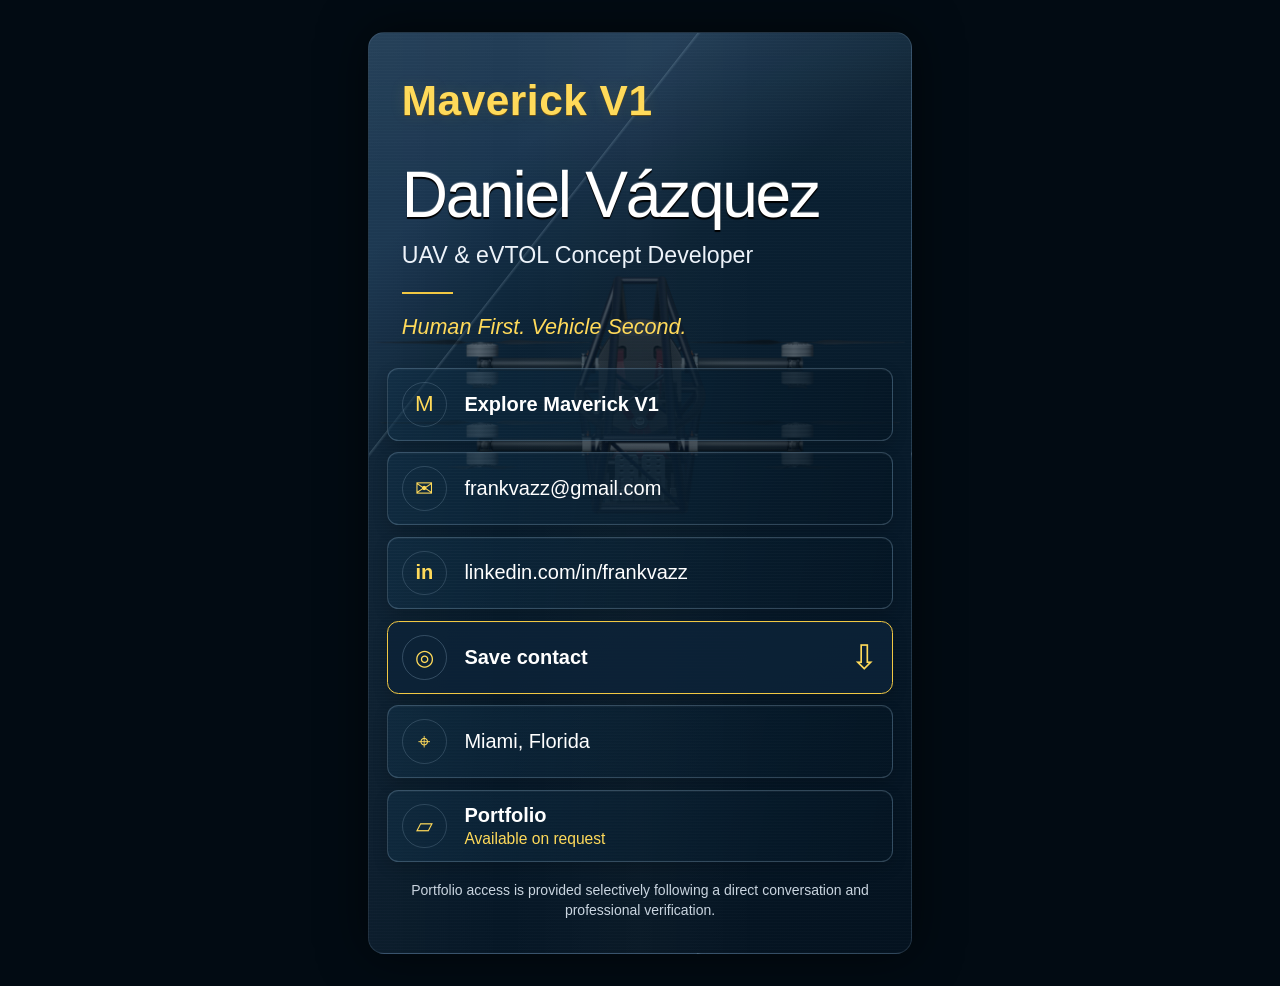
<file: index.html>
<!doctype html>
<html lang="en">
<head>
  <meta charset="utf-8">
  <meta name="viewport" content="width=device-width, initial-scale=1, viewport-fit=cover">
  <meta name="theme-color" content="#061726">
  <meta name="description" content="Digital contact card for Daniel Vázquez, UAV & eVTOL Concept Developer.">
  <title>Daniel Vázquez | Digital Card</title>
  <link rel="stylesheet" href="styles.css">
</head>
<body>
  <main class="card" aria-label="Daniel Vázquez digital business card">
    <header class="brand">
      <p class="product">Maverick V1</p>
    </header>

    <section class="identity">
      <h1>Daniel Vázquez</h1>
      <p class="role">UAV &amp; eVTOL Concept Developer</p>
      <span class="accent-line" aria-hidden="true"></span>
      <p class="doctrine">Human First. Vehicle Second.</p>
    </section>

    <nav class="actions" aria-label="Contact options">
      <a class="action project" href="maverick.html" aria-label="Explore the Maverick V1 project">
        <span class="icon" aria-hidden="true">M</span>
        <span class="action-text"><strong>Explore Maverick V1</strong></span>
      </a>
      <a class="action" href="mailto:frankvazz@gmail.com" aria-label="Email Daniel Vázquez">
        <span class="icon" aria-hidden="true">✉</span>
        <span class="action-text">frankvazz@gmail.com</span>
        <span class="chevron" aria-hidden="true">›</span>
      </a>

      <a class="action" href="https://www.linkedin.com/in/frankvazz" target="_blank" rel="noopener noreferrer" aria-label="Open Daniel Vázquez on LinkedIn">
        <span class="icon linkedin" aria-hidden="true">in</span>
        <span class="action-text">linkedin.com/in/frankvazz</span>
        <span class="chevron" aria-hidden="true">›</span>
      </a>

      <a class="action save" href="Daniel_Vazquez.vcf" download aria-label="Save Daniel Vázquez to contacts">
        <span class="icon save-icon" aria-hidden="true">◎</span>
        <span class="action-text">Save contact</span>
        <span class="download" aria-hidden="true">⇩</span>
      </a>

      <div class="action static" aria-label="Location: Miami, Florida">
        <span class="icon" aria-hidden="true">⌖</span>
        <span class="action-text">Miami, Florida</span>
      </div>

      <a class="action portfolio" href="mailto:frankvazz@gmail.com?subject=Portfolio%20request%20%E2%80%94%20Maverick%20V1&amp;body=Hello%20Daniel%2C%0A%0AI%20would%20like%20to%20request%20access%20to%20your%20Maverick%20V1%20portfolio.%0A%0AName%3A%0ACompany%20or%20organization%3A%0APurpose%20of%20request%3A%0A" aria-label="Request the Maverick V1 portfolio by email">
        <span class="icon" aria-hidden="true">▱</span>
        <span class="action-text"><strong>Portfolio</strong><small>Available on request</small></span>
        <span class="chevron" aria-hidden="true">›</span>
      </a>
    </nav>

    <p class="notice">Portfolio access is provided selectively following a direct conversation and professional verification.</p>
  </main>
  <div class="navigation-loader" hidden role="status" aria-live="polite"><span aria-hidden="true">🌀</span><span>Opening Maverick</span></div>
  <script src="maverick.js" defer></script>
</body>
</html>
</file>
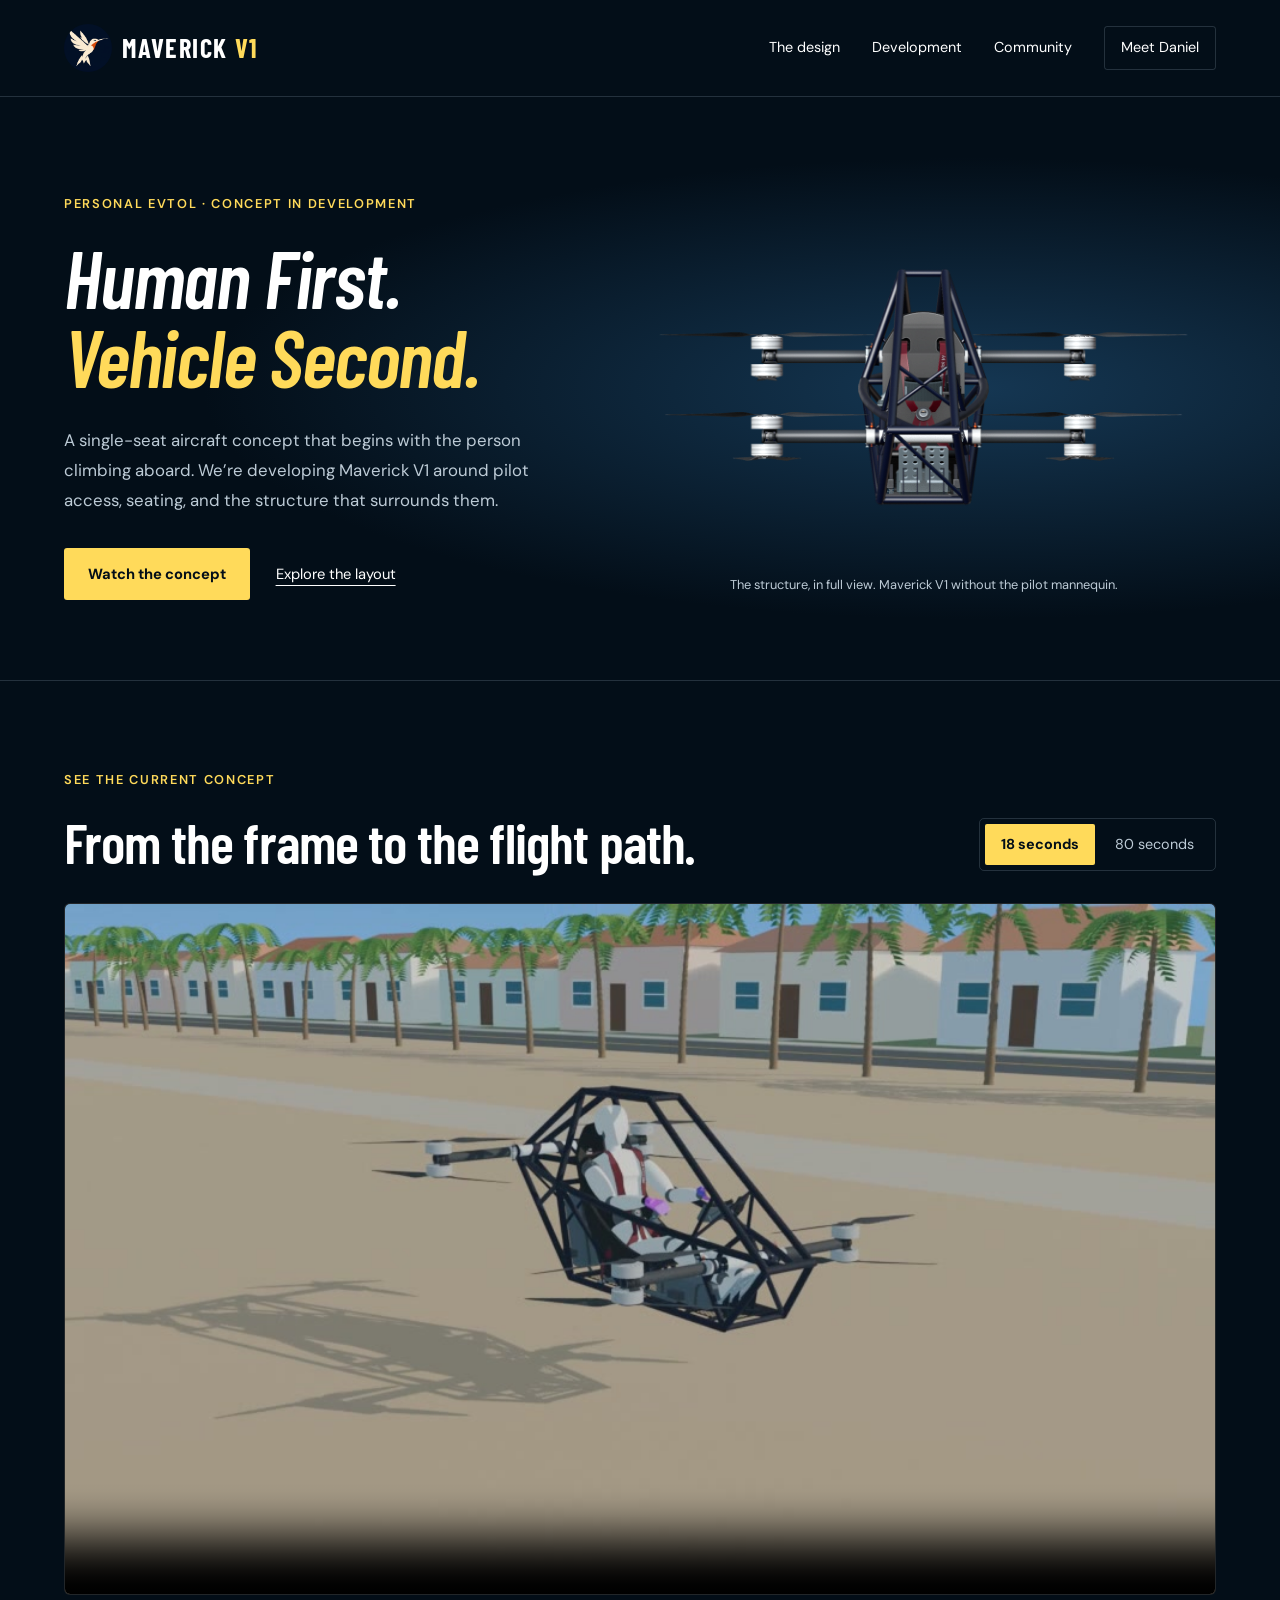
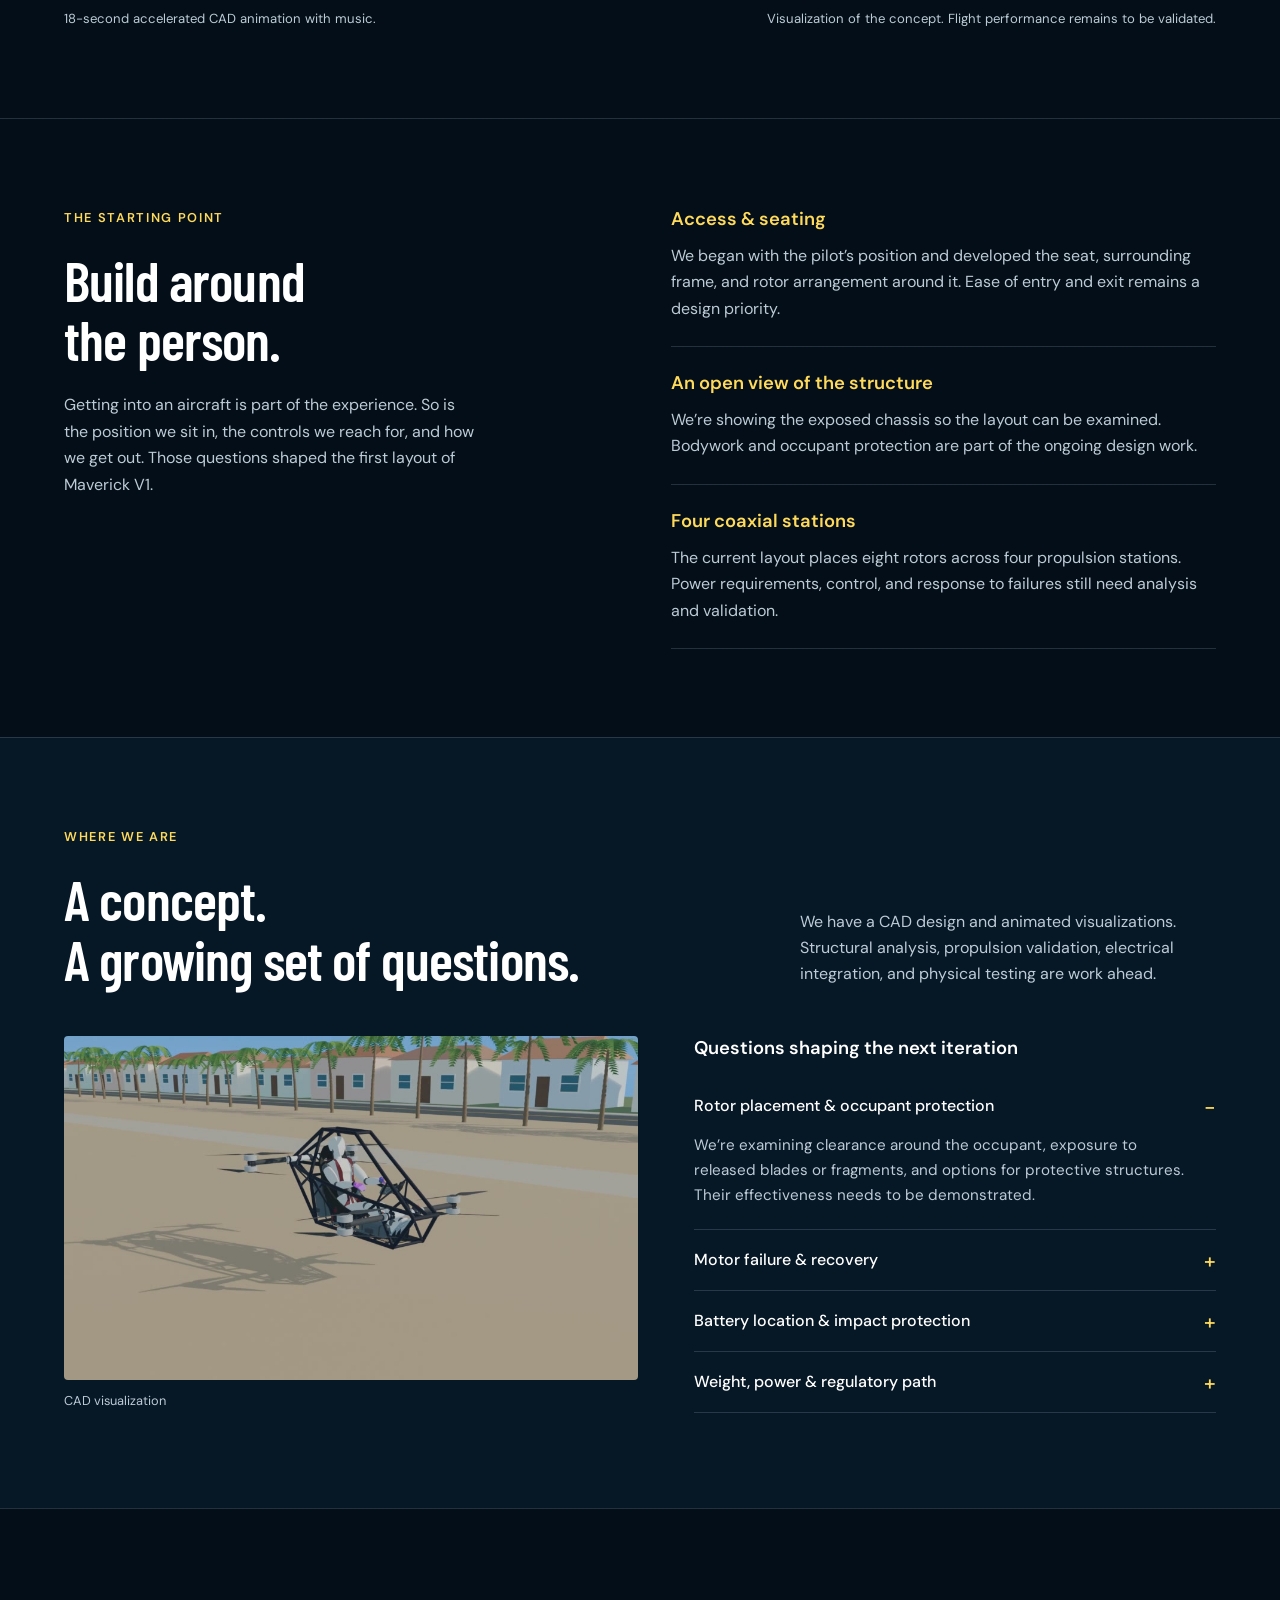
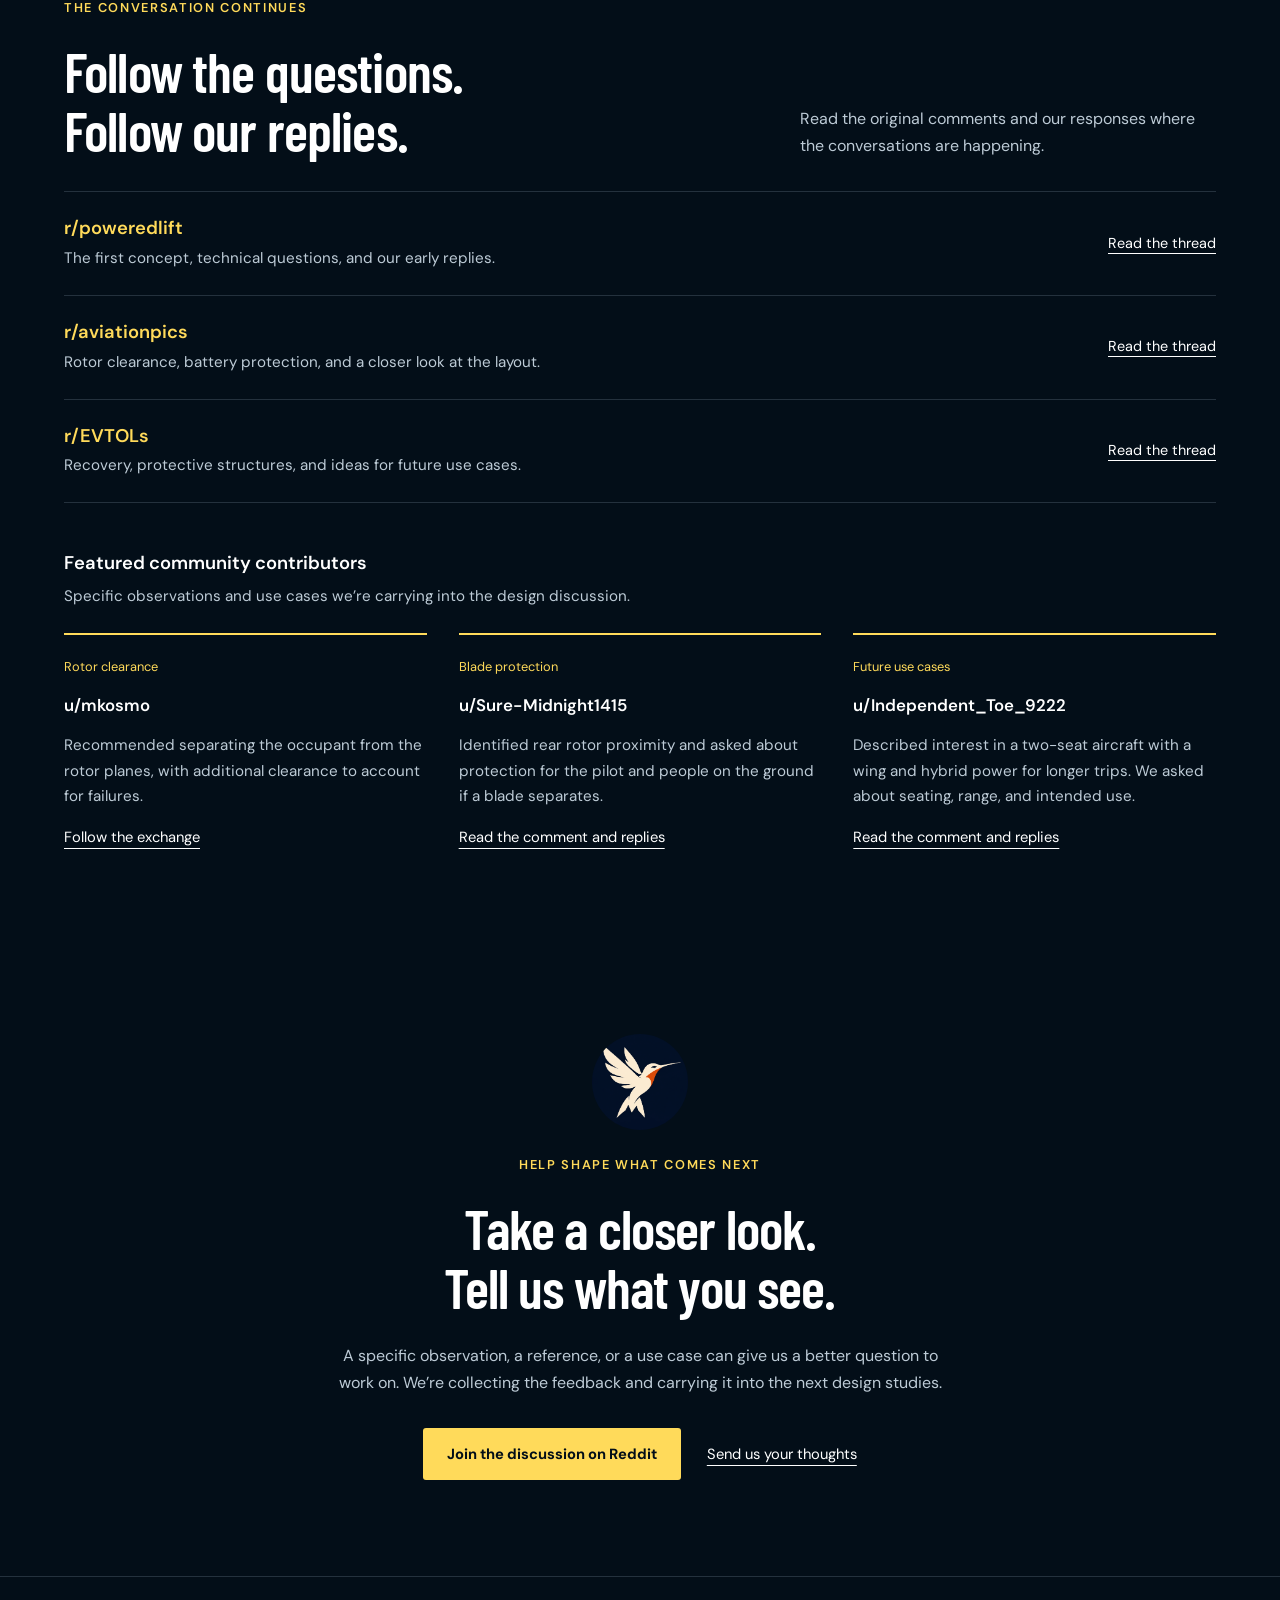
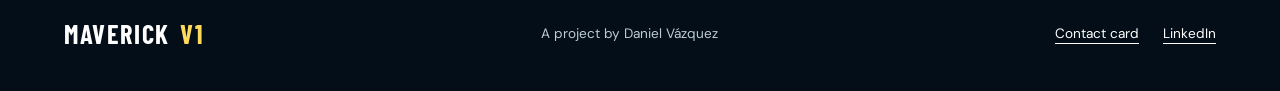
<file: maverick.html>
<!doctype html>
<html lang="en">
<head>
  <meta charset="utf-8">
  <meta name="viewport" content="width=device-width, initial-scale=1">
  <meta name="theme-color" content="#061726">
  <meta name="description" content="Explore Maverick V1, a pilot-first personal eVTOL concept by Daniel Vázquez. View the CAD animation, design approach, and questions shaping its development.">
  <meta property="og:title" content="Maverick V1 — Human First. Vehicle Second.">
  <meta property="og:description" content="A personal eVTOL concept developed around the person who will fly it. Explore the design and join the conversation.">
  <meta property="og:image" content="https://frankvazz.github.io/maverick-poster.jpg">
  <meta property="og:url" content="https://frankvazz.github.io/maverick.html">
  <meta property="og:type" content="website">
  <title>Maverick V1 — Human First. Vehicle Second.</title>
  <link rel="icon" href="maverick-logo.png" type="image/png">
  <link rel="preconnect" href="https://fonts.googleapis.com">
  <link rel="preconnect" href="https://fonts.gstatic.com" crossorigin>
  <link href="https://fonts.googleapis.com/css2?family=Barlow+Condensed:ital,wght@0,600;0,700;1,600&family=DM+Sans:ital,wght@0,400;0,500;0,600;0,700;1,400&display=swap" rel="stylesheet">
  <link rel="stylesheet" href="maverick.css">
  <script src="maverick.js" defer></script>
</head>
<body>
  <a class="skip-link" href="#main">Skip to content</a>
  <header class="site-header">
    <a class="wordmark" href="maverick.html" aria-label="Maverick V1 home"><img src="maverick-logo.png" alt="" width="48" height="48"><span>MAVERICK <b>V1</b></span></a>
    <nav aria-label="Main navigation"><a href="#design">The design</a><a href="#development">Development</a><a href="#community">Community</a><a class="contact-link" href="index.html">Meet Daniel</a></nav>
  </header>
  <main id="main">
    <section class="hero" aria-labelledby="hero-title">
      <div class="hero-copy">
        <p class="eyebrow">Personal eVTOL · Concept in development</p>
        <h1 id="hero-title"><em>Human First.<br><span>Vehicle Second.</span></em></h1>
        <p class="hero-description">A single-seat aircraft concept that begins with the person climbing aboard. We’re developing Maverick V1 around pilot access, seating, and the structure that surrounds them.</p>
        <div class="hero-actions"><a class="button primary" href="#watch">Watch the concept</a><a class="text-link" href="#design">Explore the layout</a></div>
      </div>
      <figure class="hero-aircraft"><img src="front-y.png" alt="Frontal CAD view of Maverick V1 showing the open chassis, four coaxial propulsion stations and empty seat" width="1400" height="900" fetchpriority="high"><figcaption>The structure, in full view. Maverick V1 without the pilot mannequin.</figcaption></figure>
    </section>
    <section class="watch-section section-wrap" id="watch" aria-labelledby="watch-title">
      <div class="section-heading"><div><p class="eyebrow">See the current concept</p><h2 id="watch-title">From the frame to the flight path.</h2></div><div class="video-choices" role="group" aria-label="Choose animation length"><button type="button" data-video="short" aria-pressed="true">18 seconds</button><button type="button" data-video="long" aria-pressed="false">80 seconds</button></div></div>
      <div class="video-shell"><video id="concept-video" controls playsinline preload="none" poster="maverick-poster.jpg" aria-label="Maverick V1 CAD animation, 18-second accelerated version"><source src="maverick-short.mp4" type="video/mp4">Your browser cannot play this video. <a href="maverick-short.mp4">Download the animation.</a></video></div>
      <div class="video-caption"><p id="video-description">18-second accelerated CAD animation with music.</p><p>Visualization of the concept. Flight performance remains to be validated.</p></div>
    </section>
    <section class="design-section section-wrap" id="design" aria-labelledby="design-title">
      <div class="design-intro"><p class="eyebrow">The starting point</p><h2 id="design-title">Build around<br>the person.</h2><p>Getting into an aircraft is part of the experience. So is the position we sit in, the controls we reach for, and how we get out. Those questions shaped the first layout of Maverick V1.</p></div>
      <div class="design-points">
        <article><h3>Access &amp; seating</h3><p>We began with the pilot’s position and developed the seat, surrounding frame, and rotor arrangement around it. Ease of entry and exit remains a design priority.</p></article>
        <article><h3>An open view of the structure</h3><p>We’re showing the exposed chassis so the layout can be examined. Bodywork and occupant protection are part of the ongoing design work.</p></article>
        <article><h3>Four coaxial stations</h3><p>The current layout places eight rotors across four propulsion stations. Power requirements, control, and response to failures still need analysis and validation.</p></article>
      </div>
    </section>
    <section class="development-section section-wrap" id="development" aria-labelledby="development-title">
      <div class="section-heading"><div><p class="eyebrow">Where we are</p><h2 id="development-title">A concept.<br>A growing set of questions.</h2></div><p class="section-description">We have a CAD design and animated visualizations. Structural analysis, propulsion validation, electrical integration, and physical testing are work ahead.</p></div>
      <div class="development-grid"><div class="development-image"><img src="maverick-poster.jpg" alt="Maverick V1 concept visualized above the ground in a coastal setting" width="960" height="576" loading="lazy"><p>CAD visualization</p></div><div class="questions"><h3>Questions shaping the next iteration</h3>
        <details open><summary>Rotor placement &amp; occupant protection</summary><p>We’re examining clearance around the occupant, exposure to released blades or fragments, and options for protective structures. Their effectiveness needs to be demonstrated.</p></details>
        <details><summary>Motor failure &amp; recovery</summary><p>Single-motor failure and complete loss of power pose different challenges. Controllability and a safe landing have yet to be demonstrated for this configuration.</p></details>
        <details><summary>Battery location &amp; impact protection</summary><p>The preliminary layout places battery packs below the seat and behind the occupant. Impact loads, thermal hazards, and protection need evaluation.</p></details>
        <details><summary>Weight, power &amp; regulatory path</summary><p>We’re working toward a documented set of dimensions, mass estimates, and power requirements. The regulatory path, including possible Part 103 applicability, remains to be established.</p></details>
      </div></div>
    </section>
    <section class="community-section section-wrap" id="community" aria-labelledby="community-title">
      <div class="section-heading"><div><p class="eyebrow">The conversation continues</p><h2 id="community-title">Follow the questions.<br>Follow our replies.</h2></div><p class="section-description">Read the original comments and our responses where the conversations are happening.</p></div>
      <div class="discussion-list">
        <a href="https://www.reddit.com/r/poweredlift/comments/1xxc2vt/my_own_evtol_aircraft_concept/" target="_blank" rel="noopener noreferrer"><div><h3>r/poweredlift</h3><p>The first concept, technical questions, and our early replies.</p></div><span>Read the thread</span></a>
        <a href="https://www.reddit.com/r/aviationpics/comments/1xz3zmy/this_evtol_will_kill_you_im_confident_in_the/" target="_blank" rel="noopener noreferrer"><div><h3>r/aviationpics</h3><p>Rotor clearance, battery protection, and a closer look at the layout.</p></div><span>Read the thread</span></a>
        <a href="https://www.reddit.com/r/EVTOLs/comments/1xz64fr/somebody_said_this_evtol_will_kill_you_what_do/" target="_blank" rel="noopener noreferrer"><div><h3>r/EVTOLs</h3><p>Recovery, protective structures, and ideas for future use cases.</p></div><span>Read the thread</span></a>
      </div>
      <div class="contributors-heading"><h3>Featured community contributors</h3><p>Specific observations and use cases we’re carrying into the design discussion.</p></div>
      <div class="contributors-grid">
        <article><p class="contributor-topic">Rotor clearance</p><h3><a href="https://www.reddit.com/user/mkosmo/" target="_blank" rel="noopener noreferrer">u/mkosmo</a></h3><p>Recommended separating the occupant from the rotor planes, with additional clearance to account for failures.</p><a class="text-link" href="https://www.reddit.com/r/aviationpics/comments/1xz3zmy/this_evtol_will_kill_you_im_confident_in_the/" target="_blank" rel="noopener noreferrer">Follow the exchange</a></article>
        <article><p class="contributor-topic">Blade protection</p><h3><a href="https://www.reddit.com/user/Sure-Midnight1415/" target="_blank" rel="noopener noreferrer">u/Sure-Midnight1415</a></h3><p>Identified rear rotor proximity and asked about protection for the pilot and people on the ground if a blade separates.</p><a class="text-link" href="https://www.reddit.com/r/poweredlift/comments/1xxc2vt/comment/19sso4sj7l4v8/" target="_blank" rel="noopener noreferrer">Read the comment and replies</a></article>
        <article><p class="contributor-topic">Future use cases</p><h3><a href="https://www.reddit.com/user/Independent_Toe_9222/" target="_blank" rel="noopener noreferrer">u/Independent_Toe_9222</a></h3><p>Described interest in a two-seat aircraft with a wing and hybrid power for longer trips. We asked about seating, range, and intended use.</p><a class="text-link" href="https://www.reddit.com/r/EVTOLs/comments/1xz64fr/comment/19stpzwn5hn2a/" target="_blank" rel="noopener noreferrer">Read the comment and replies</a></article>
      </div>
    </section>
    <section class="conversation-section section-wrap" aria-labelledby="conversation-title">
      <img class="conversation-bird" src="maverick-logo.png" alt="Maverick hummingbird emblem" width="96" height="96" loading="lazy">
      <p class="eyebrow">Help shape what comes next</p><h2 id="conversation-title">Take a closer look.<br>Tell us what you see.</h2>
      <p>A specific observation, a reference, or a use case can give us a better question to work on. We’re collecting the feedback and carrying it into the next design studies.</p>
      <div class="conversation-actions"><a class="button primary" href="https://www.reddit.com/r/poweredlift/comments/1xxc2vt/my_own_evtol_aircraft_concept/" target="_blank" rel="noopener noreferrer">Join the discussion on Reddit</a><a class="text-link" href="mailto:frankvazz@gmail.com?subject=Maverick%20V1%20%E2%80%94%20Design%20feedback">Send us your thoughts</a></div>
    </section>
  </main>
  <footer class="site-footer"><a class="wordmark" href="maverick.html">MAVERICK <b>V1</b></a><p>A project by Daniel Vázquez</p><div><a href="index.html">Contact card</a><a href="https://www.linkedin.com/in/frankvazz" target="_blank" rel="noopener noreferrer">LinkedIn</a></div></footer>
  <div class="navigation-loader" hidden role="status" aria-live="polite"><span aria-hidden="true">🌀</span><span>Opening Maverick</span></div>
</body>
</html>
</file>
<file: styles.css>
:root {
  color-scheme: dark;
  --navy: #061726;
  --navy-2: #0a2033;
  --steel: #18354f;
  --gold: #f1c843;
  --gold-light: #ffda5a;
  --silver: #ffffff;
  --muted: #edf3fa;
  --line: rgba(155, 187, 211, .28);
}

* { box-sizing: border-box; }

html { min-height: 100%; background: #020b13; }

body {
  min-height: 100%;
  margin: 0;
  font-family: Inter, "Segoe UI", Arial, sans-serif;
  color: var(--silver);
  background: #020b13;
}

.card {
  position: relative;
  width: min(100%, 34rem);
  min-height: 100svh;
  margin: 0 auto;
  padding: max(2.2rem, env(safe-area-inset-top)) 1.1rem max(2rem, env(safe-area-inset-bottom));
  overflow: hidden;
  background:
    linear-gradient(128deg, transparent 0 26%, rgba(186, 213, 232, .18) 26.08%, transparent 26.35%),
    linear-gradient(180deg, rgba(255,255,255,.045), transparent 18%),
    repeating-linear-gradient(0deg, rgba(255,255,255,.013) 0 1px, rgba(0,0,0,.013) 1px 3px),
    linear-gradient(145deg, var(--steel) 0 17%, var(--navy-2) 33%, var(--navy) 76%, #04121f 100%);
  box-shadow: 0 0 3rem rgba(0, 0, 0, .55);
}

.card::after {
  content: "";
  position: absolute;
  inset: 0;
  pointer-events: none;
  background: linear-gradient(90deg, rgba(255,255,255,.025), transparent 25%, rgba(255,255,255,.018) 50%, transparent 72%);
  mix-blend-mode: screen;
}

.card::before {
  content: "";
  position: absolute;
  inset: 0;
  pointer-events: none;
  background: url("front-y.png") center 9rem / 125% auto no-repeat;
  opacity: .45;
}

.brand, .identity, .actions, .notice { position: relative; z-index: 1; }

.brand { padding: .55rem .95rem 1.8rem; }

.product {
  margin: 0;
  color: var(--gold-light);
  font-size: clamp(1.75rem, 8vw, 2.65rem);
  font-weight: 600;
  letter-spacing: .012em;
  text-shadow: 0 1px 0 #684d14, 0 0 1rem rgba(215,169,54,.12);
}

.circuit {
  position: relative;
  height: 5.3rem;
  margin: .4rem -.95rem 0;
  border-bottom: 1px solid var(--gold);
}

.circuit::after {
  content: "";
  position: absolute;
  right: 4.5%;
  bottom: -.05rem;
  width: 34%;
  height: 3.4rem;
  border-top: 1px solid var(--gold);
  transform: skewY(-43deg);
  transform-origin: right bottom;
}

.node {
  position: absolute;
  left: 20%;
  bottom: -.6rem;
  width: 1.2rem;
  height: 1.2rem;
  border: 1px solid var(--gold);
  border-radius: 50%;
  box-shadow: 0 0 0 .35rem rgba(215,169,54,.12);
}

.slashes { position: absolute; right: 26%; bottom: -.65rem; color: var(--gold); letter-spacing: -.1em; }

.identity { padding: .5rem .95rem 1.75rem; }

h1 {
  margin: 0;
  font-size: clamp(2.45rem, 11vw, 4rem);
  line-height: 1.05;
  font-weight: 400;
  letter-spacing: -.035em;
  text-shadow: 0 2px 1px #000, 0 -1px rgba(255,255,255,.28);
}

.role { margin: .8rem 0 0; color: var(--muted); font-size: clamp(1rem, 4.4vw, 1.45rem); }

.accent-line { display: block; width: 3.2rem; height: 2px; margin: 1.45rem 0 1.25rem; background: var(--gold); }

.doctrine { margin: 0; color: var(--gold-light); font-size: clamp(1.05rem, 4.5vw, 1.35rem); font-style: italic; }

.actions { display: grid; gap: .72rem; }

.action {
  min-height: 4.55rem;
  display: grid;
  grid-template-columns: 3.25rem minmax(0,1fr) 1.6rem;
  align-items: center;
  gap: .65rem;
  padding: .55rem .9rem;
  color: var(--silver);
  text-decoration: none;
  border: 1px solid var(--line);
  border-radius: .72rem;
  background:
    repeating-linear-gradient(0deg, rgba(255,255,255,.012) 0 1px, transparent 1px 3px),
    linear-gradient(100deg, rgba(17,49,73,.52), rgba(4,21,35,.72));
  box-shadow: inset 0 1px rgba(255,255,255,.035), 0 .35rem .9rem rgba(0,0,0,.16);
  transition: border-color .18s ease, transform .18s ease, background .18s ease;
}

a.action:hover, a.action:focus-visible { border-color: rgba(240,203,103,.75); background-color: #102c43; transform: translateY(-1px); outline: none; }

.icon {
  width: 2.8rem;
  height: 2.8rem;
  display: grid;
  place-items: center;
  color: var(--gold-light);
  border: 1px solid rgba(159,188,211,.22);
  border-radius: 50%;
  font-size: 1.4rem;
  font-weight: 500;
}

.linkedin { font-weight: 700; font-size: 1.25rem; }
.action-text { min-width: 0; overflow-wrap: anywhere; font-size: clamp(1rem, 4.2vw, 1.25rem); }
.chevron { display: none; }
.download { justify-self: end; color: var(--gold-light); font-size: 2.1rem; font-weight: 300; }

.save {
  color: var(--silver);
  border-color: var(--gold);
  background: rgba(12, 35, 56, .85);
  font-weight: 600;
}

.save .icon { color: var(--gold-light); border-color: var(--line); }
.save .download { color: var(--gold-light); }
.static { cursor: default; }
.portfolio .action-text { display: grid; gap: .15rem; }
.portfolio small { color: var(--gold-light); font-size: .78em; }

.notice {
  margin: 1.1rem .65rem 0;
  color: #cad5e0;
  font-size: .875rem;
  line-height: 1.45;
  text-align: center;
}

@media (min-width: 38rem) {
  body { padding: 2rem 0; }
  .card { min-height: auto; border: 1px solid rgba(172,201,222,.16); border-radius: 1rem; }
}

@media (prefers-reduced-motion: reduce) {
  .action { transition: none; }
}

.navigation-loader[hidden] { display: none; }
.navigation-loader {
  position: fixed;
  inset: 0;
  z-index: 200;
  background: rgba(3, 14, 24, .95);
  display: flex;
  align-items: center;
  justify-content: center;
  flex-direction: column;
  gap: 1rem;
  color: var(--gold-light);
}
.navigation-loader > span:first-child {
  font-size: 3rem;
  filter: grayscale(1) sepia(1) saturate(5);
  animation: spiral-turn 1s linear infinite;
}
@keyframes spiral-turn { to { transform: rotate(360deg); } }
@media (prefers-reduced-motion: reduce) {
  .navigation-loader > span:first-child { animation: none; }
}
</file>
<file: maverick.css>
:root{
  color-scheme:dark;
  --navy:#061726;
  --deep:#030e18;
  --panel:#0a2033;
  --gold:#ffda5a;
  --white:#fff;
  --muted:#bdcbd6;
  --line:rgba(190,209,224,.18)
}
*{
  box-sizing:border-box
}
html{
  scroll-behavior:smooth;
  scroll-padding-top:6rem
}
body{
  margin:0;
  background:var(--deep);
  color:var(--white);
  font-family:"DM Sans","Segoe UI",sans-serif;
  font-size:1rem;
  line-height:1.65
}
a{
  color:inherit
}
button{
  font:inherit
}
a,button,summary{
  -webkit-tap-highlight-color:transparent
}
a:focus-visible,button:focus-visible,summary:focus-visible{
  outline:2px solid var(--gold);
  outline-offset:6px
}
img{
  max-width:100%;
  height:auto;
  display:block
}
.skip-link{
  position:fixed;
  top:-6rem;
  left:1rem;
  background:var(--gold);
  color:var(--deep);
  padding:.8rem;
  z-index:100
}
.skip-link:focus{
  top:1rem
}
.site-header{
  max-width:1440px;
  margin:auto;
  padding:1.5rem 5%;
  display:flex;
  align-items:center;
  justify-content:space-between;
  gap:2rem;
  border-bottom:1px solid var(--line)
}
.wordmark{
  display:flex;
  align-items:center;
  gap:.65rem;
  font-family:"Barlow Condensed","Arial Narrow",sans-serif;
  font-size:1.65rem;
  font-weight:700;
  letter-spacing:.06em;
  text-decoration:none;
  white-space:nowrap
}
.wordmark b{
  color:var(--gold)
}
.wordmark img{
  width:48px;
  height:48px;
  border-radius:50%
}
.site-header nav{
  display:flex;
  align-items:center;
  gap:2rem
}
.site-header nav a{
  text-decoration:none;
  font-size:.9rem
}
.site-header nav a:hover,.text-link:hover{
  color:var(--gold)
}
.contact-link{
  border:1px solid var(--line);
  padding:.55rem 1rem;
  border-radius:3px
}
.hero{
  max-width:1440px;
  margin:auto;
  padding:6rem 5% 5rem;
  display:grid;
  grid-template-columns:1fr 1.06fr;
  align-items:center;
  gap:1rem;
  background:radial-gradient(ellipse at 76% 50%,#153753 0,transparent 56%)
}
.eyebrow{
  font-size:.8rem;
  letter-spacing:.13em;
  text-transform:uppercase;
  color:var(--gold);
  font-weight:600;
  margin:0 0 1.4rem
}
.hero h1{
  font-family:"Barlow Condensed","Arial Narrow",sans-serif;
  font-size:clamp(3.5rem,6.3vw,6.8rem);
  line-height:.99;
  letter-spacing:-.015em;
  margin:0 0 1.8rem;
  font-weight:600
}
.hero h1 em{
  font-style:italic
}
.hero h1 span{
  color:var(--gold)
}
.hero-description{
  max-width:31rem;
  color:var(--muted);
  font-size:1.05rem;
  line-height:1.8
}
.hero-actions,.conversation-actions{
  display:flex;
  gap:1.6rem;
  align-items:center;
  flex-wrap:wrap;
  margin-top:2rem
}
.button{
  display:inline-flex;
  justify-content:center;
  align-items:center;
  min-height:3.25rem;
  padding:.8rem 1.5rem;
  text-decoration:none;
  font-size:.92rem;
  font-weight:700;
  border-radius:3px
}
.primary{
  background:var(--gold);
  color:var(--deep)
}
.primary:hover{
  background:#ffe78b
}
.text-link{
  text-underline-offset:.35rem;
  font-size:.92rem
}
.hero-aircraft{
  margin:0;
  min-width:0
}
.hero-aircraft img{
  width:100%;
  filter:brightness(1.6);
  transform:scale(1.15)
}
.hero-aircraft figcaption{
  position:relative;
  margin:0 auto;
  max-width:25rem;
  text-align:center;
  color:var(--muted);
  font-size:.8rem;
  line-height:1.5
}
.section-wrap{
  max-width:1440px;
  margin:auto;
  padding:5.5rem 5%
}
.section-heading{
  display:flex;
  align-items:flex-end;
  justify-content:space-between;
  gap:3rem;
  margin-bottom:2rem
}
h2{
  font-family:"Barlow Condensed","Arial Narrow",sans-serif;
  font-size:clamp(2.5rem,4.4vw,4.25rem);
  line-height:1.05;
  font-weight:600;
  margin:0;
  letter-spacing:-.015em
}
h3{
  font-size:1.15rem;
  font-weight:600;
  line-height:1.35
}
.watch-section{
  border-top:1px solid var(--line)
}
.video-choices{
  display:flex;
  flex-shrink:0;
  border:1px solid var(--line);
  padding:.3rem;
  border-radius:5px;
  gap:.25rem
}
.video-choices button{
  border:0;
  background:transparent;
  color:var(--muted);
  padding:.55rem 1rem;
  cursor:pointer;
  border-radius:2px;
  font-size:.9rem
}
.video-choices button[aria-pressed=true]{
  background:var(--gold);
  color:var(--deep);
  font-weight:700
}
.video-shell{
  border:1px solid var(--line);
  background:#000;
  border-radius:6px;
  overflow:hidden
}
.video-shell video{
  display:block;
  width:100%;
  aspect-ratio:5/3;
  background:#000
}
.video-caption{
  display:flex;
  justify-content:space-between;
  gap:2rem;
  color:var(--muted);
  font-size:.82rem
}
.video-caption p{
  margin:.8rem 0 0
}
.video-caption p:last-child{
  text-align:right
}
.design-section{
  display:grid;
  grid-template-columns:1fr 1.1fr;
  gap:7rem;
  border-top:1px solid var(--line)
}
.design-intro>p:last-child{
  max-width:26rem;
  color:var(--muted);
  margin-top:1.5rem
}
.design-points article{
  padding:1.5rem 0;
  border-bottom:1px solid var(--line)
}
.design-points article:first-child{
  padding-top:0
}
.design-points h3{
  color:var(--gold);
  margin:0 0 .7rem
}
.design-points p{
  margin:0;
  color:var(--muted)
}
.development-section{
  background:var(--navy);
  border-top:1px solid var(--line)
}
.section-description{
  max-width:26rem;
  color:var(--muted);
  margin:0
}
.development-grid{
  display:grid;
  grid-template-columns:1.1fr 1fr;
  gap:3.5rem;
  align-items:start;
  margin-top:3rem
}
.development-image img{
  width:100%;
  border-radius:4px
}
.development-image>p{
  margin:.6rem 0;
  color:var(--muted);
  font-size:.8rem
}
.questions h3{
  margin:0 0 1rem
}
.questions details{
  border-bottom:1px solid var(--line);
  padding:1.05rem 0
}
.questions summary{
  cursor:pointer;
  font-size:1rem;
  font-weight:500;
  list-style:none;
  padding-right:2rem;
  position:relative
}
.questions summary::-webkit-details-marker{
  display:none
}
.questions summary::after{
  content:"+";
  position:absolute;
  right:0;
  color:var(--gold);
  font-size:1.3rem;
  top:-.2rem
}
.questions details[open] summary::after{
  content:"−"
}
.questions details p{
  color:var(--muted);
  font-size:.95rem;
  margin:.8rem 1.5rem .3rem 0
}
.conversation-section{
  text-align:center;
  max-width:60rem;
  padding-top:6rem;
  padding-bottom:6rem
}
.community-section {
  border-top: 1px solid var(--line);
}
.discussion-list {
  border-top: 1px solid var(--line);
}
.discussion-list > a {
  display: flex;
  align-items: center;
  justify-content: space-between;
  gap: 2rem;
  padding: 1.5rem 0;
  border-bottom: 1px solid var(--line);
  text-decoration: none;
}
.discussion-list h3 {
  margin: 0 0 .3rem;
  color: var(--gold);
}
.discussion-list p {
  margin: 0;
  color: var(--muted);
  font-size: .95rem;
}
.discussion-list > a > span {
  white-space: nowrap;
  text-decoration: underline;
  text-underline-offset: .3rem;
  font-size: .9rem;
}
.discussion-list a:hover > span {
  color: var(--gold);
}
.contributors-heading {
  margin: 3rem 0 1.5rem;
}
.contributors-heading h3 {
  margin-bottom: .5rem;
}
.contributors-heading p {
  color: var(--muted);
  font-size: .95rem;
  margin: 0;
}
.contributors-grid {
  display: grid;
  grid-template-columns: repeat(3, minmax(0, 1fr));
  gap: 2rem;
}
.contributors-grid article {
  padding-top: 1.3rem;
  border-top: 2px solid var(--gold);
}
.contributor-topic {
  color: var(--gold);
  font-size: .8rem;
  margin: 0;
}
.contributors-grid h3 {
  font-size: 1.05rem;
  overflow-wrap: anywhere;
}
.contributors-grid h3 a {
  text-decoration: none;
}
.contributors-grid article > p:not(.contributor-topic) {
  color: var(--muted);
  font-size: .95rem;
}
@media (max-width: 850px) {
  .contributors-grid {
    grid-template-columns: 1fr;
    gap: 1.5rem;
  }
}
@media (max-width: 480px) {
  .discussion-list > a {
    align-items: flex-start;
    flex-direction: column;
    gap: .8rem;
  }
}
.conversation-bird{
  margin:0 auto 1.5rem;
  border-radius:50%
}
.conversation-section>p:not(.eyebrow){
  max-width:38rem;
  margin:1.7rem auto;
  color:var(--muted)
}
.conversation-actions{
  justify-content:center
}
.site-footer{
  max-width:1440px;
  margin:auto;
  border-top:1px solid var(--line);
  padding:2rem 5%;
  display:flex;
  align-items:center;
  justify-content:space-between;
  gap:1.5rem
}
.site-footer p{
  color:var(--muted);
  font-size:.85rem
}
.site-footer>div{
  display:flex;
  gap:1.5rem;
  font-size:.85rem
}
.site-footer a{
  text-underline-offset:.3rem
}
.navigation-loader[hidden]{
  display:none
}
.navigation-loader{
  position:fixed;
  inset:0;
  z-index:200;
  background:rgba(3,14,24,.95);
  display:flex;
  align-items:center;
  justify-content:center;
  flex-direction:column;
  gap:1rem;
  color:var(--gold)
}
.navigation-loader>span:first-child{
  display:block;
  font-size:3rem;
  filter:grayscale(1) sepia(1) saturate(5);
  animation:spiral-turn 1s linear infinite
}
@keyframes spiral-turn{
  to{
    transform:rotate(360deg)
  }
}
@media(max-width:850px){
  .site-header{
    padding:1rem 5%;
    gap:1rem
  }
  .site-header nav{
    gap:1rem
  }
  .site-header nav a{
    font-size:.8rem
  }
  .wordmark{
    font-size:1.35rem
  }
  .wordmark img{
    width:36px;
    height:36px
  }
  .hero{
    padding:3.5rem 6% 3rem;
    grid-template-columns:1fr;
    gap:2rem
  }
  .hero h1{
    font-size:clamp(3.8rem,11vw,6rem)
  }
  .hero-copy{
    max-width:38rem
  }
  .hero-aircraft{
    max-width:40rem;
    width:100%;
    margin:0 auto
  }
  .hero-aircraft img{
    transform:scale(1.05);
    margin:-2rem 0 -1rem
  }
  .section-wrap{
    padding:3.5rem 6%
  }
  .section-heading{
    align-items:flex-start;
    flex-direction:column;
    gap:1.5rem
  }
  .design-section{
    grid-template-columns:1fr;
    gap:2rem
  }
  .design-intro>p:last-child{
    max-width:35rem
  }
  .development-grid{
    grid-template-columns:1fr;
    gap:2rem
  }
  .section-description{
    max-width:35rem
  }
  .site-footer{
    flex-wrap:wrap
  }
  .site-footer p{
    margin:0
  }
}
@media(max-width:480px){
  .site-header nav a:not(.contact-link){
    display:none
  }
  .contact-link{
    padding:.4rem .7rem
  }
  .hero h1{
    font-size:3.7rem
  }
  .hero-description{
    font-size:1rem
  }
  .hero-actions{
    gap:1.2rem
  }
  .eyebrow{
    font-size:.75rem
  }
  .video-caption{
    flex-direction:column;
    gap:0
  }
  .video-caption p:last-child{
    text-align:left;
    margin-top:.25rem
  }
  .video-choices{
    width:100%
  }
  .video-choices button{
    flex:1
  }
  .conversation-actions{
    align-items:stretch;
    flex-direction:column
  }
  .site-footer{
    align-items:flex-start;
    flex-direction:column
  }
  .section-wrap{
    padding-left:6%;
    padding-right:6%
  }
}
@media(prefers-reduced-motion:reduce){
  html{
    scroll-behavior:auto
  }
  .navigation-loader>span:first-child{
    animation:none
  }
}
</file>
